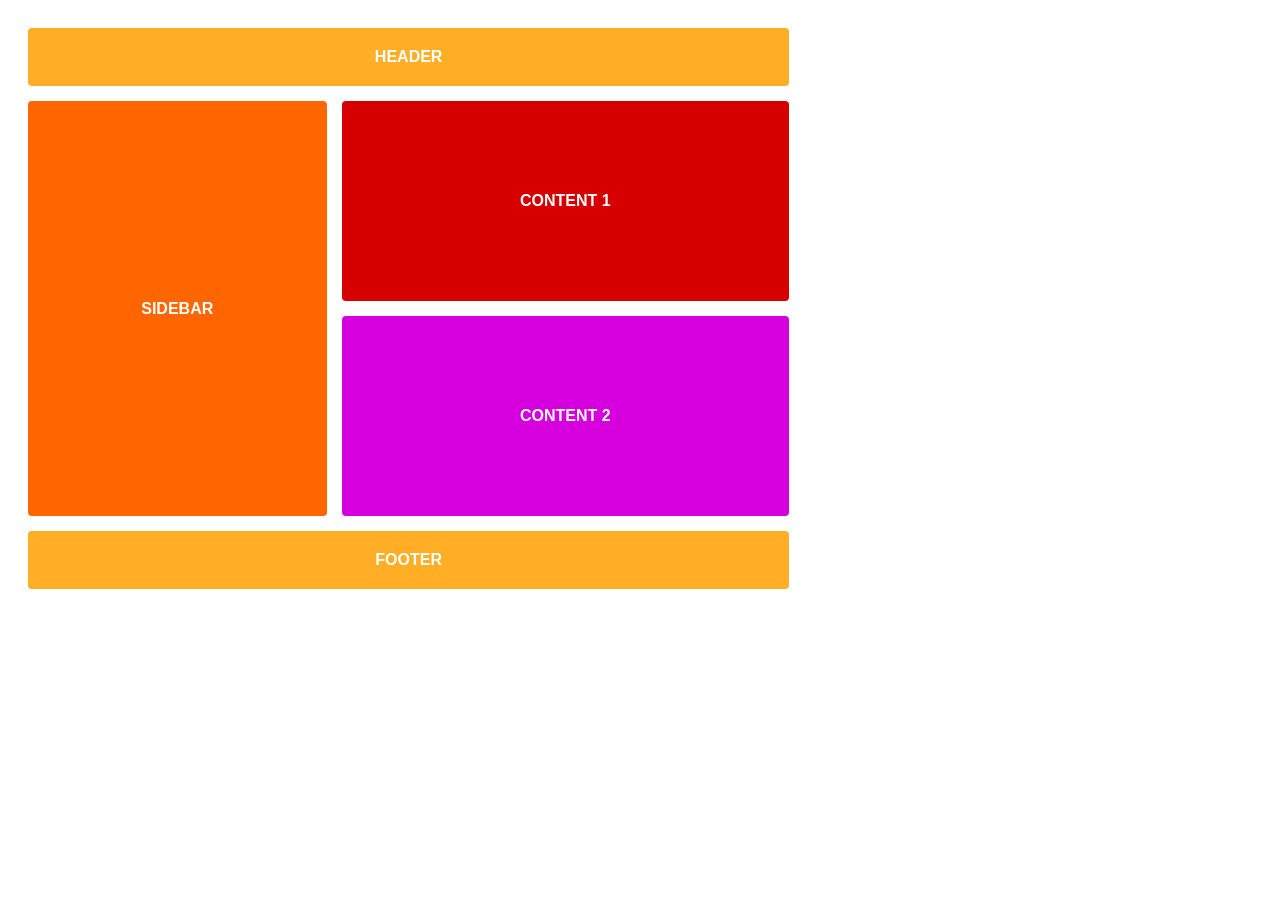
<file: Css-grid/index.html>
<!DOCTYPE html>
<html lang="en">
<head>
  <meta charset="UTF-8">
  <title>CSS Grid Layout</title>
  <link rel="stylesheet" href="style.css">
</head>
<body>
  <div class="grid-container">
  <header class="item header">HEADER</header>
  <aside class="item sidebar">SIDEBAR</aside>
  <main class="item content-1">CONTENT 1</main>
  <section class="item content-2">CONTENT 2</section>
  
  <footer class="item footer">FOOTER</footer>
</div>

</body>
</html>
</file>
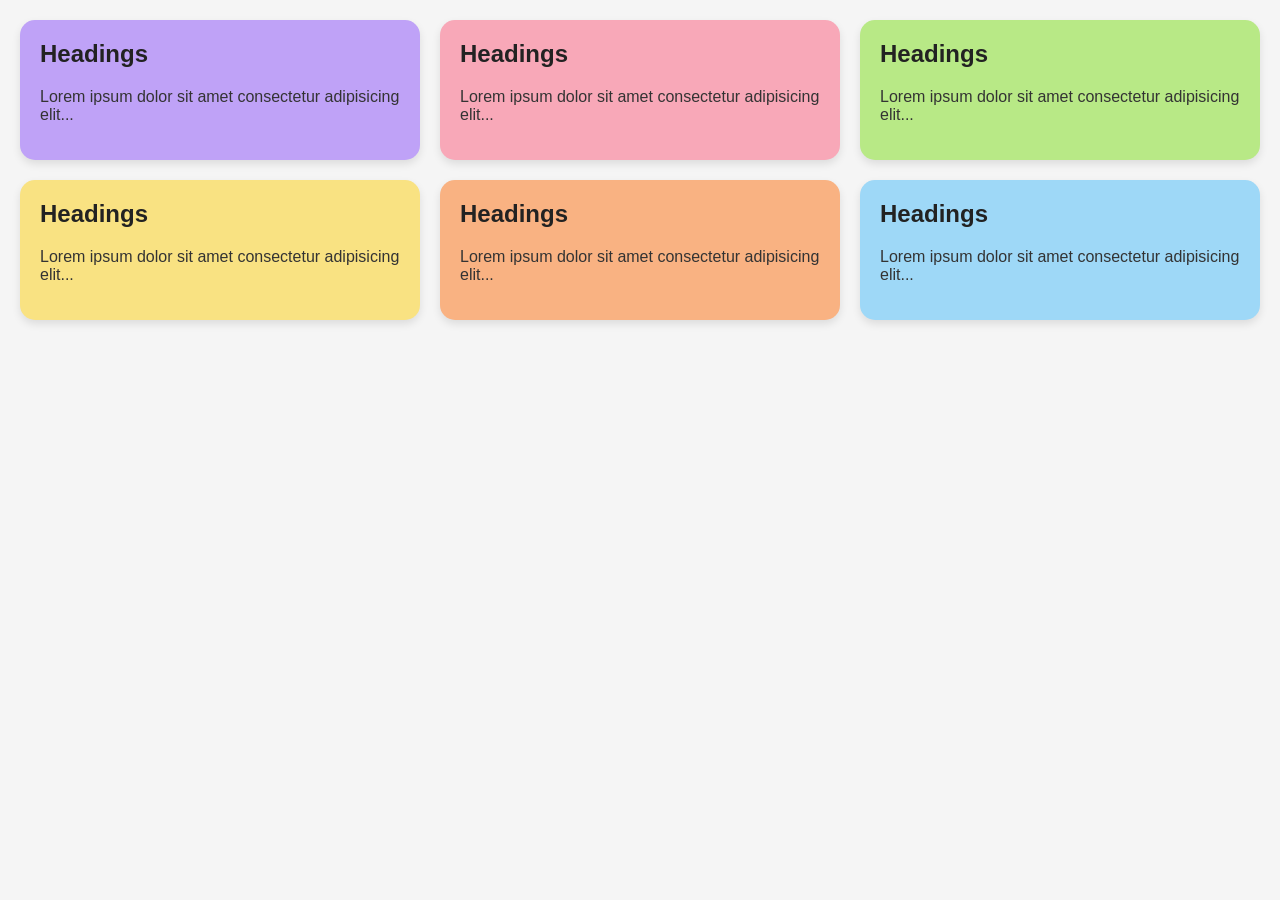
<file: css-grid_with_text/index.html>
<!DOCTYPE html>
<html lang="en">
<head>
  <meta charset="UTF-8">
  <meta name="viewport" content="width=device-width, initial-scale=1.0">
  <title>Colorful Grid Layout</title>
  <link rel="stylesheet" href="style.css">
</head>
<body>

  <div class="grid-container">
    <div class="grid-item purple">
      <h2>Headings</h2>
      <p>Lorem ipsum dolor sit amet consectetur adipisicing elit...</p>
    </div>

    <div class="grid-item red">
      <h2>Headings</h2>
      <p>Lorem ipsum dolor sit amet consectetur adipisicing elit...</p>
    </div>

    <div class="grid-item green">
      <h2>Headings</h2>
      <p>Lorem ipsum dolor sit amet consectetur adipisicing elit...</p>
    </div>

    <div class="grid-item yellow">
      <h2>Headings</h2>
      <p>Lorem ipsum dolor sit amet consectetur adipisicing elit...</p>
    </div>

    <div class="grid-item orange">
      <h2>Headings</h2>
      <p>Lorem ipsum dolor sit amet consectetur adipisicing elit...</p>
    </div>

    <div class="grid-item blue">
      <h2>Headings</h2>
      <p>Lorem ipsum dolor sit amet consectetur adipisicing elit...</p>
    </div>
  </div>

</body>
</html>
</file>
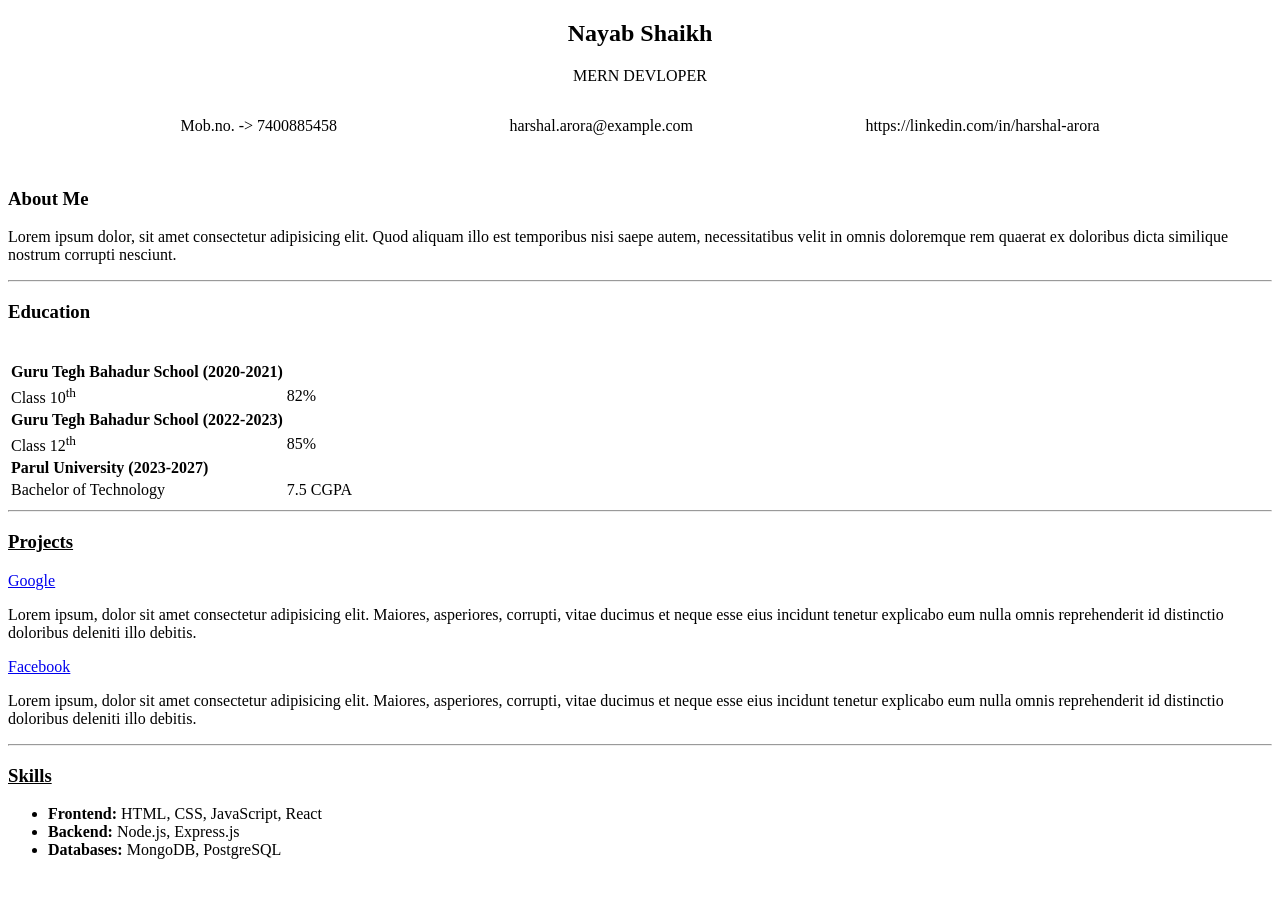
<file: Demo-Resume/index.html>
<!DOCTYPE html>
<html lang="en">
<head>
<meta charset="UTF-8">
<meta name="viewport" content="width=device-width, initial-scale=1.0">
<title>My Resume</title>
</head>
<body>
<!-- Header -->
<header>
<div style="text-align: center;">
<h2>Nayab Shaikh</h2>
<p>MERN DEVLOPER</p>
</div>
<div style="display: flex; justify-content:space-evenly;">
<p>Mob.no. -> 7400885458</p>
<p>harshal.arora@example.com</p>
<p>https://linkedin.com/in/harshal-arora</p>
</div>
</header>
<br>
<div>
<h3>About Me</h3>
<p>Lorem ipsum dolor, sit amet consectetur adipisicing elit. Quod aliquam illo est temporibus nisi saepe autem, necessitatibus velit in omnis doloremque rem quaerat ex doloribus dicta similique nostrum corrupti nesciunt.</p>
</div>
<hr>
<h3>Education</h3>
<table>
<tr>
<td><b>Guru Tegh Bahadur School (2020-2021)</b></td>
</tr>
<tr>
<td>Class 10<sup>th</sup></td>
<td>82%</td>
</tr>
<tr>
<td><b>Guru Tegh Bahadur School (2022-2023)</b></td>
</tr>
<tr>
<td>Class 12<sup>th</sup></td>
<td>85%</td>
</tr>
<td><b>Parul University (2023-2027)</b></td>
</tr>
<tr>
<td>Bachelor of Technology</td>
<td>7.5 CGPA</td>
</tr>
<br>
</table>
<div class="table">

</div>
<hr>
<div>
    <h3><u>Projects</u></h3>
    <a href="project1.html" ><u>Google</u></a>
    <p>Lorem ipsum, dolor sit amet consectetur adipisicing elit. Maiores, asperiores, corrupti, vitae ducimus et neque esse eius incidunt tenetur explicabo eum nulla omnis reprehenderit id distinctio doloribus deleniti illo debitis.</p>
    <a href="project1.html" ><u>Facebook</u></a>
    <p>Lorem ipsum, dolor sit amet consectetur adipisicing elit. Maiores, asperiores, corrupti, vitae ducimus et neque esse eius incidunt tenetur explicabo eum nulla omnis reprehenderit id distinctio doloribus deleniti illo debitis.</p>
</div>
<hr>
<div>
    <h3><u>Skills</u></h3>
    <ul>
        <li><b>Frontend:</b> HTML, CSS, JavaScript, React</li>
        <li><b>Backend:</b> Node.js, Express.js</li>
        <li><b>Databases:</b> MongoDB, PostgreSQL</li>
    </ul>
</table>
</body>
</html>
</file>
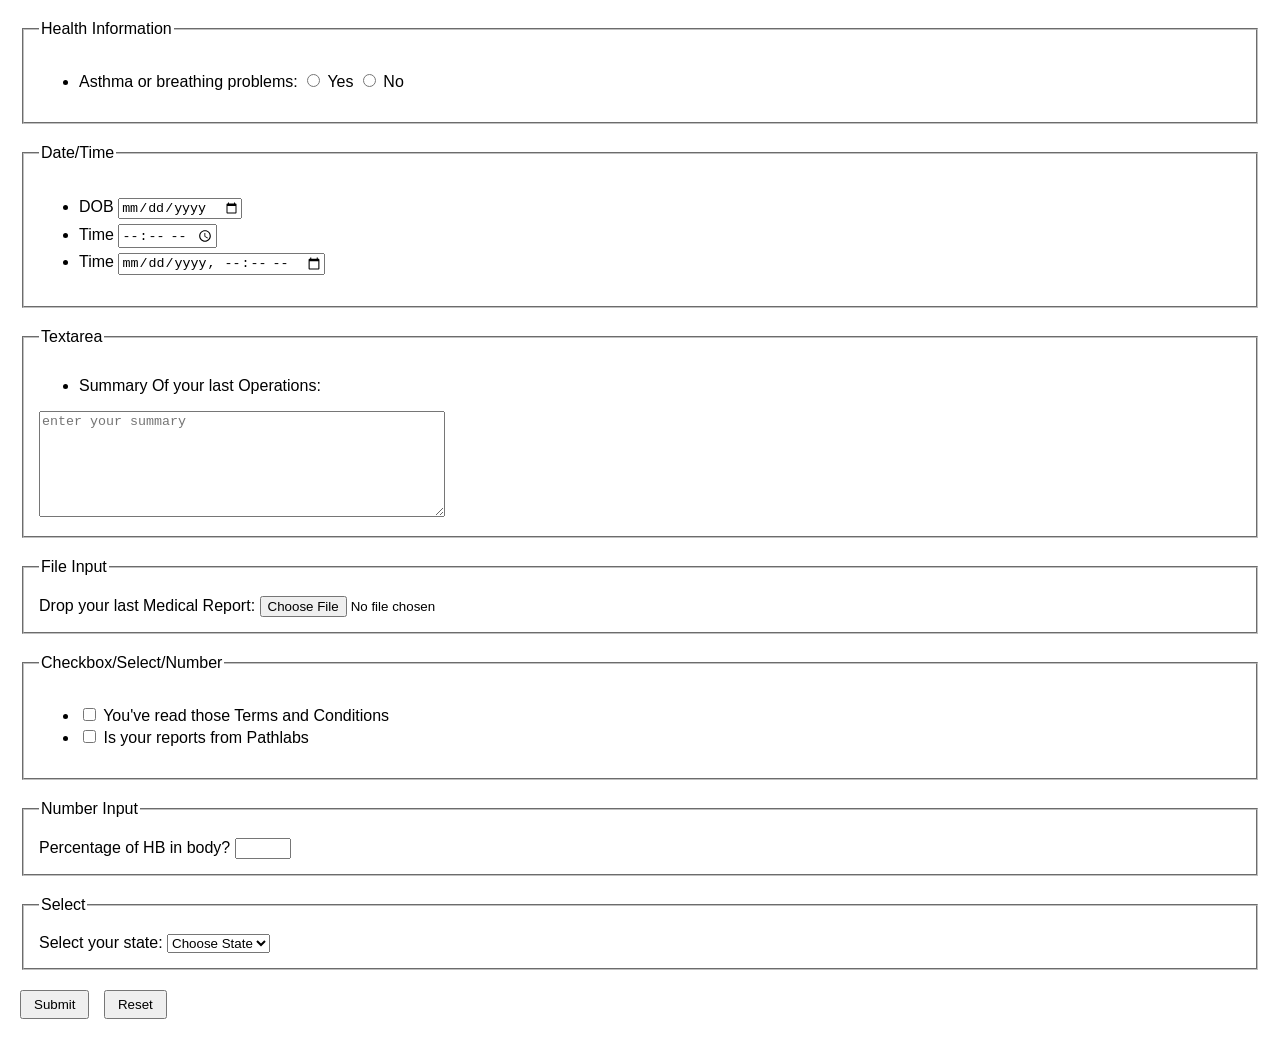
<file: Health Application/index.html>
<!DOCTYPE html>
<html lang="en">
<head>
    <meta charset="UTF-8" />
    <meta name="viewport" content="width=device-width, initial-scale=1.0"/>
    <title>Medical Form</title>

    <style>
        body{
            font-family: Arial, sans-serif;
            margin: 20px;
        }

        fieldset{
            margin-bottom: 20px;
            padding: 15px;
        }

        textarea{
            width: 400px;
            height: 100px;
        }

        .section{
            margin-top: 10px;
            margin-bottom: 10px;
        }

        input, select{
            margin-top: 5px;
        }

        button{
            padding: 5px 12px;
            margin-right: 10px;
        }
    </style>
</head>

<body>

<form>

    <!-- Radio Button -->
    <fieldset>
        <legend>Health Information</legend>

        <ul>
            <li>
                Asthma or breathing problems:
                <input type="radio" name="asthma"> Yes
                <input type="radio" name="asthma"> No
            </li>
        </ul>
    </fieldset>


    <!-- Date and Time -->
    <fieldset>
        <legend>Date/Time</legend>

        <ul>
            <li>
                DOB
                <input type="date">
            </li>

            <li>
                Time
                <input type="time">
            </li>

            <li>
                Time
                <input type="datetime-local">
            </li>
        </ul>
    </fieldset>


    <!-- Textarea -->
    <fieldset>
        <legend>Textarea</legend>

        <ul>
            <li>Summary Of your last Operations:</li>
        </ul>

        <textarea placeholder="enter your summary"></textarea>
    </fieldset>


    <!-- File Input -->
    <fieldset>
        <legend>File Input</legend>

        <label>
            Drop your last Medical Report:
        </label>

        <input type="file">
    </fieldset>


    <!-- Checkbox -->
    <fieldset>
        <legend>Checkbox/Select/Number</legend>

        <ul>
            <li>
                <input type="checkbox">
                You've read those Terms and Conditions
            </li>

            <li>
                <input type="checkbox">
                Is your reports from Pathlabs
            </li>
        </ul>
    </fieldset>


    <!-- Number Input -->
    <fieldset>
        <legend>Number Input</legend>

        <label>
            Percentage of HB in body?
        </label>

        <input type="number" min="0" max="100">
    </fieldset>


    <!-- Select -->
    <fieldset>
        <legend>Select</legend>

        <label>Select your state:</label>

        <select>
            <option>Choose State</option>
            <option>Gujarat</option>
            <option>Maharashtra</option>
            <option>Rajasthan</option>
            <option>Delhi</option>
            <option>Karnataka</option>
        </select>
    </fieldset>


    <!-- Buttons -->
    <button type="submit">Submit</button>
    <button type="reset">Reset</button>

</form>

</body>
</html>
</file>
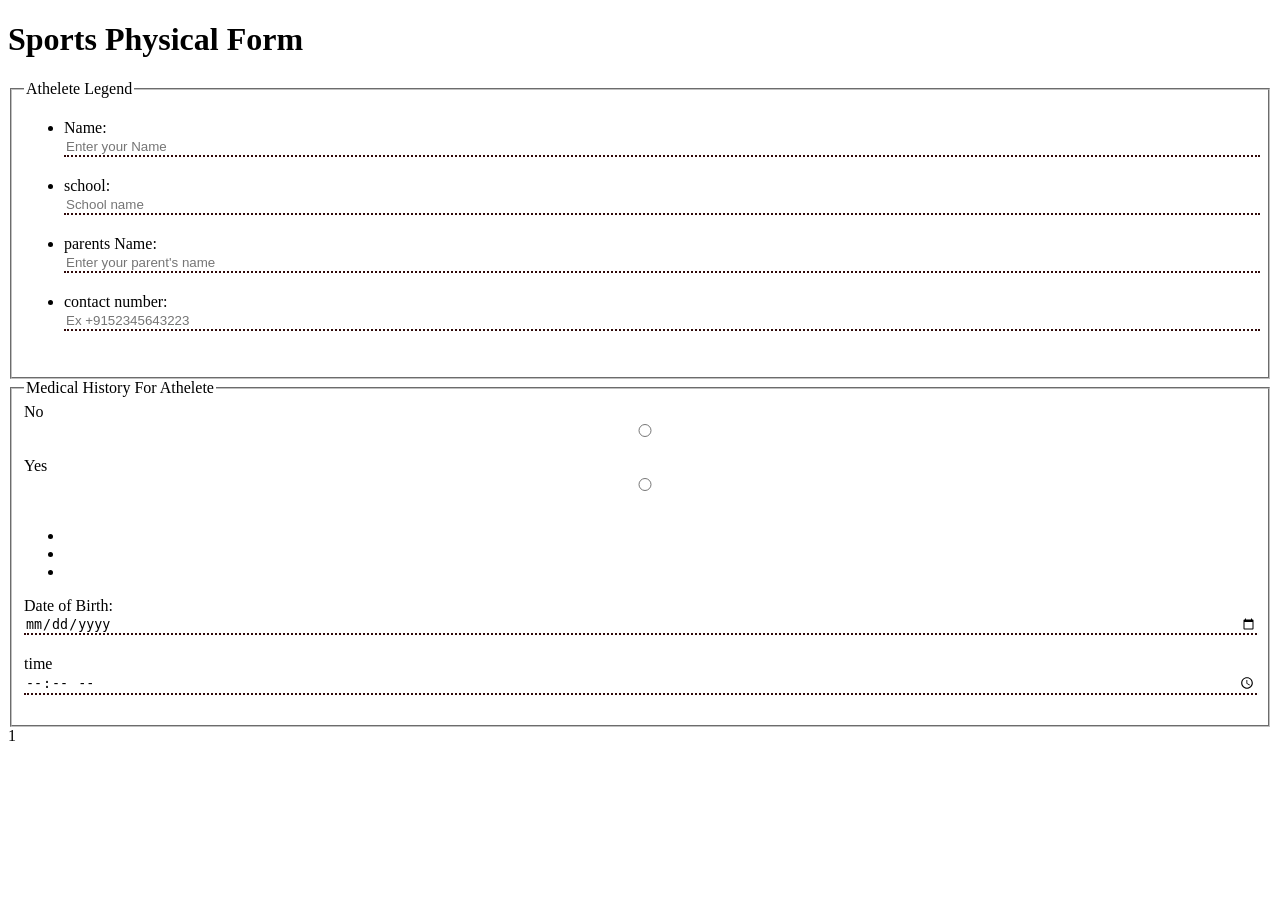
<file: Sports form/index.html>
<!DOCTYPE html>
<html lang="en">

<head>
    <meta charset="UTF-8">
    <meta name="viewport" content="width=device-width, initial-scale=1.0">
    <title>Form</title>
    <style>
        input {
            border: none;
            margin-bottom: 20px;
            border-bottom: 2px dotted rgb(47, 9, 9);
            width: 100%;
        }
    </style>
</head>

<body>
    <h1>Sports Physical Form</h1>


    <form action ="actionpage.html"method="get">
        <fieldset>

            </label>
            <legend> Athelete Legend</legend>
            <ul>
                <li><label for"">
                        Name:</label>
                    <input type="text" placeholder="Enter your Name" />
                </li>
                <li><label for"">school:</label>
                    <input type="text" placeholder="School name" />
                </li>
                <li>
                    <labelfor "">parents Name:</label>
                        <input type="text" placeholder="Enter your parent's name" />
                </li>
                <li><label for"">contact number:</label>
                    <input type="text" placeholder="Ex +9152345643223" />
                </li>
            </ul>
        </fieldset>
        <fieldset>
            <label for="comncussion-no">No</label>
            <input type="radio" name="concussion" id="concussions-no" value="concussion-no" />
            <label for="concussion-yes">Yes</label>
            <input type="radio" name="concussion" id="concussion-yes" value="concussion-yes" />
            </label>


            <legend>  
                Medical History For Athelete

            </legend>
            <ul>
                <li>
                </li>
                <li></li>
                <li></li>
            </ul
            <label for=" dob">Date of Birth:</label><br>

            <input type = "date"
            />

            </label>
            <label for="time">time</label>
            <input type = "time"
            name="time"
            id="time"
            />


        </fieldset>

    </form>1
</body>

</html>
</file>
<file: Css-grid/style.css>
.grid-container {
  display: grid;
 
  grid-template-columns: 1fr 1.5fr 1.5fr;
 
  grid-template-rows: auto 200px 200px auto;
  gap: 15px;
  padding: 20px;
  background-color: #ffffff;
  font-family: sans-serif;
}


.item {
  display: flex;
  align-items: center;
  justify-content: center;
  color: white;
  font-weight: bold;
  border-radius: 4px;
  padding: 20px;
}


.header, .footer { background-color: #FFAE25; }
.sidebar { background-color: #FF6600; }        
.content-1 { background-color: #D60000; }       
.content-2, .content-3 { background-color: #D600DF; } 


.header {
  grid-row: 1 / 2;
  grid-column: 1 / 3;
}

.sidebar {
  grid-row: 2 / 4;
  grid-column: 1 / 2;
}

.content-1 {
  grid-row: 2 / 3;
  grid-column: 2 / 3;
}

.content-2 {
  grid-row: 3/ 4;
  grid-column: 2 / 3;
}



.footer {
  grid-row: 4 / 5;
  grid-column: 1 / 3;
}
</file>
<file: css-grid_with_text/style.css>
body {
  font-family: Arial, sans-serif;
  background-color: #f5f5f5;
  margin: 0;
  padding: 20px;
}


.grid-container {
  display: grid;
  grid-template-columns: repeat(auto-fit, minmax(300px, 1fr));
  gap: 20px;
}


.grid-item {
  padding: 20px;
  border-radius: 15px;
  color: #333;
  box-shadow: 0 4px 8px rgba(0,0,0,0.1);
}


.purple { background-color: #bfa2f7; }
.red { background-color: #f8a8b8; }
.green { background-color: #b8e986; }
.yellow { background-color: #f9e282; }
.orange { background-color: #f9b282; }
.blue { background-color: #9ed8f7; }


h2 {
  margin-top: 0;
  color: #222;
}
</file>
